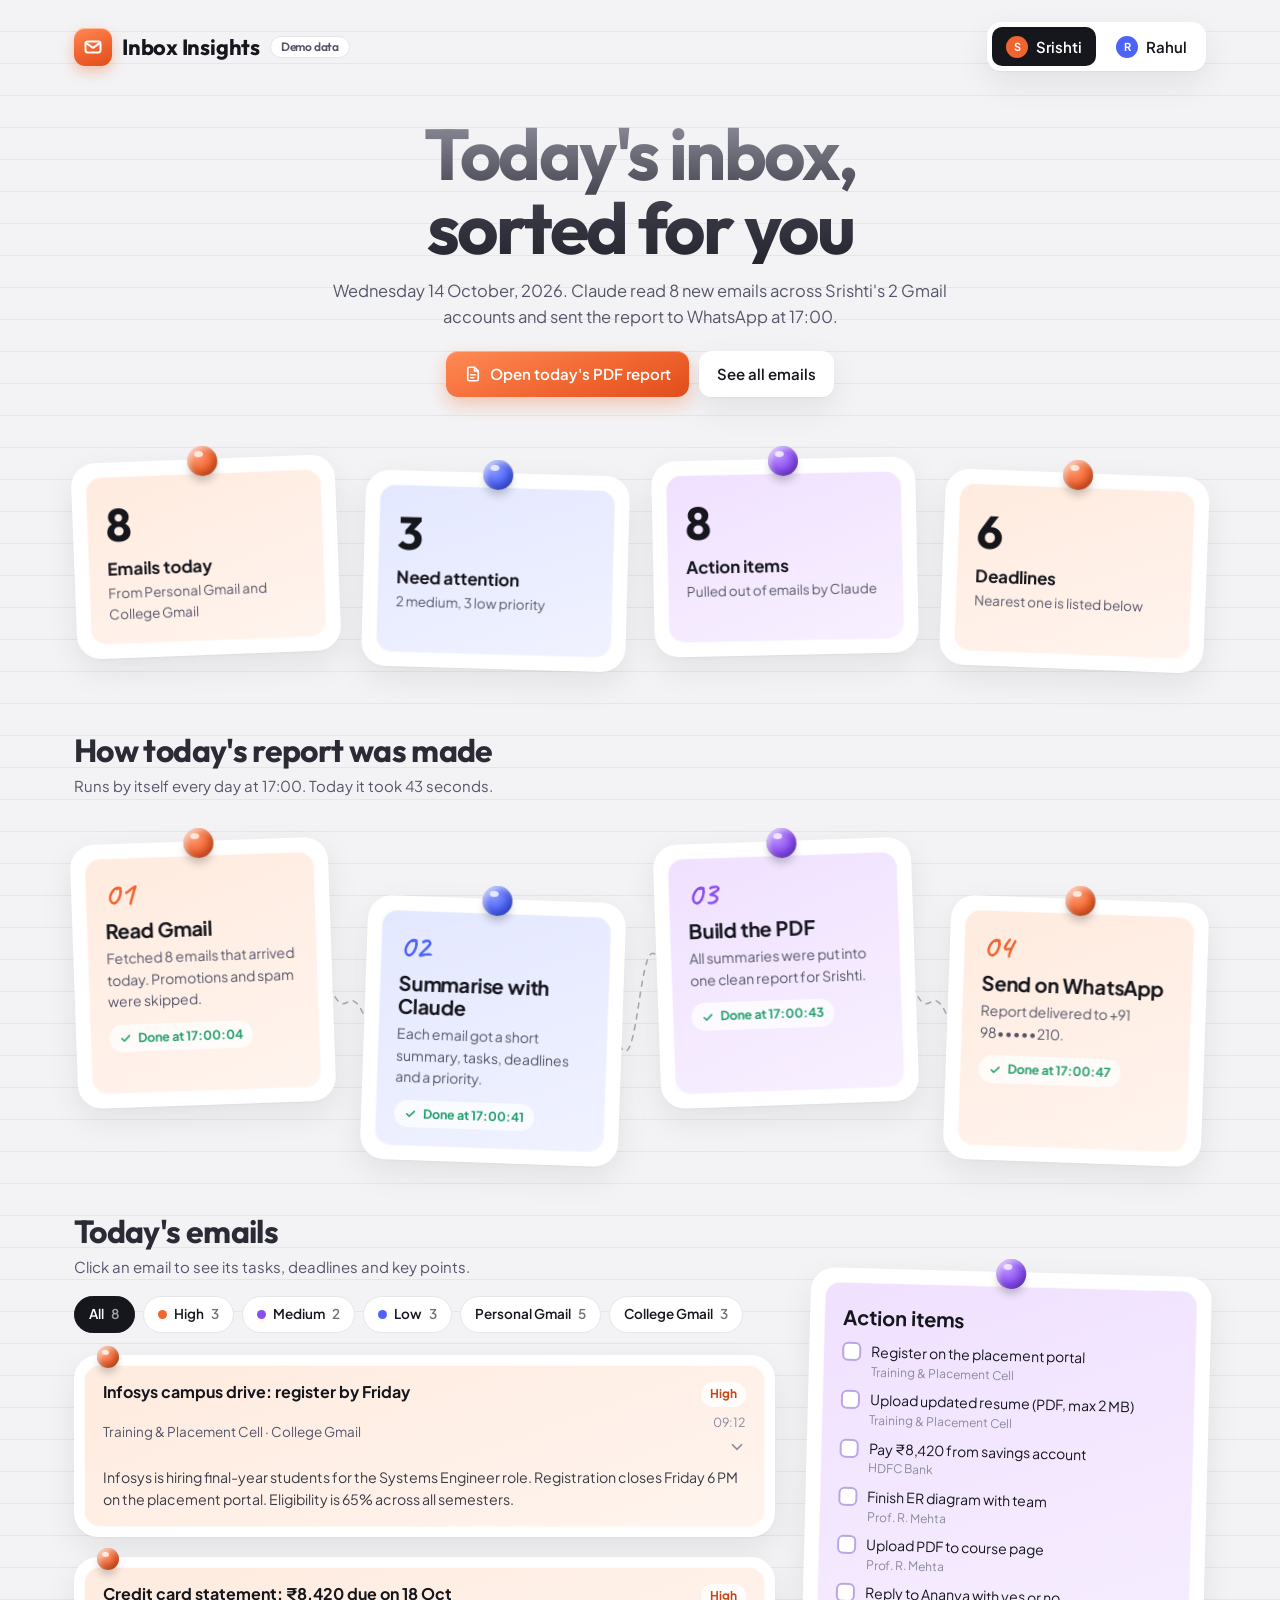
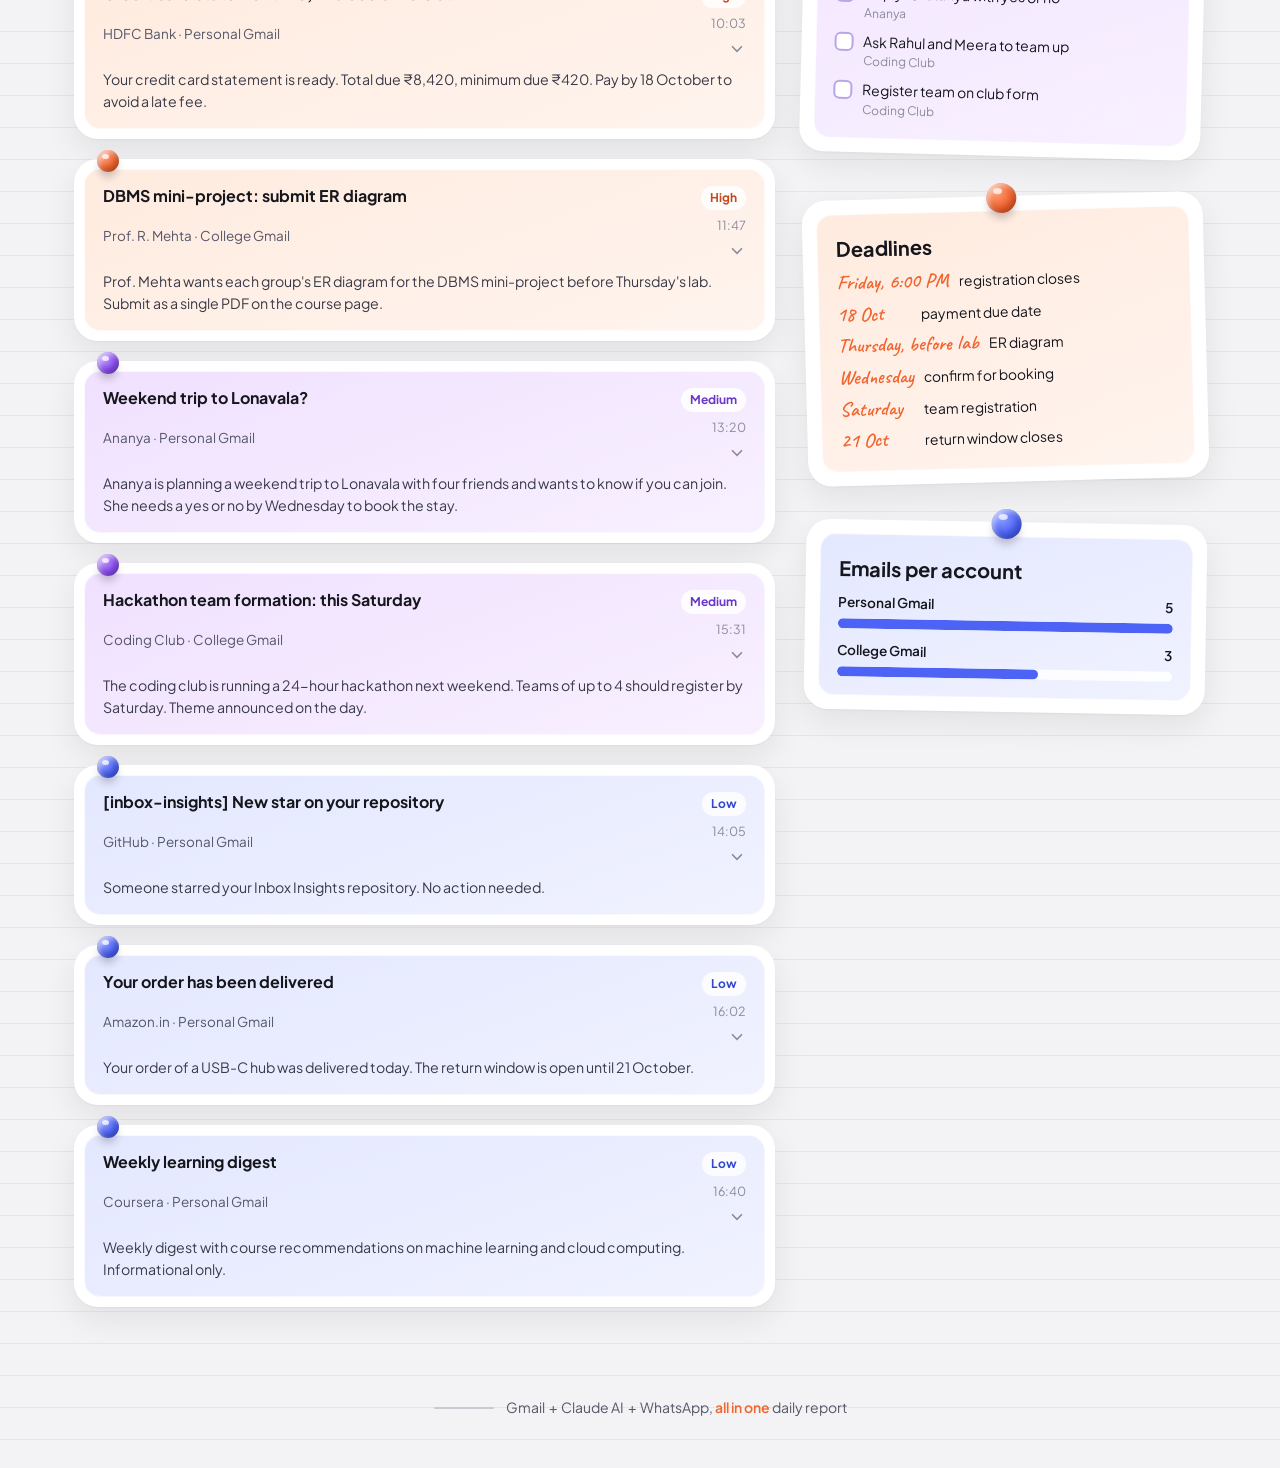
<file: index.html>
<!doctype html>
<html lang="en">
<head>
<meta charset="utf-8">
<meta name="viewport" content="width=device-width, initial-scale=1">
<title>Inbox Insights Dashboard</title>
<meta name="description" content="Today's Gmail, summarised by Claude AI and delivered on WhatsApp.">
<link rel="preconnect" href="https://fonts.googleapis.com">
<link rel="preconnect" href="https://fonts.gstatic.com" crossorigin>
<link href="https://fonts.googleapis.com/css2?family=Outfit:wght@500;600;700&family=Plus+Jakarta+Sans:wght@400;500;600;700&family=Caveat:wght@500;600&display=swap" rel="stylesheet">
<link rel="icon" href="data:image/svg+xml,%3Csvg xmlns='http://www.w3.org/2000/svg' viewBox='0 0 32 32'%3E%3Crect width='32' height='32' rx='9' fill='%23F0642F'/%3E%3Cpath d='M8 11h16v10H8z' fill='none' stroke='white' stroke-width='2.4' stroke-linejoin='round'/%3E%3Cpath d='M8 11l8 6 8-6' fill='none' stroke='white' stroke-width='2.4' stroke-linejoin='round'/%3E%3C/svg%3E">
<style>
:root{
  --paper:#F3F3F5; --line:#E6E6EA; --card:#FFFFFF; --ink:#16161D; --ink-2:#55566A; --ink-3:#8A8B9C;
  --orange:#F0642F; --orange-soft:#FFEBDF; --orange-soft-2:#FFF4EE;
  --blue:#4C63F5;   --blue-soft:#E4E8FF;   --blue-soft-2:#F0F2FF;
  --purple:#8A4DF0; --purple-soft:#F0E1FF; --purple-soft-2:#F8F0FF;
  --green:#22A06B;
  --shadow:0 1px 2px rgba(22,22,40,.04),0 12px 32px rgba(22,22,40,.08);
  --shadow-lift:0 2px 4px rgba(22,22,40,.05),0 22px 48px rgba(22,22,40,.12);
}
*{box-sizing:border-box}
html{-webkit-text-size-adjust:100%}
body{
  margin:0; color:var(--ink); font:15px/1.55 "Plus Jakarta Sans",system-ui,sans-serif;
  background-color:var(--paper);
  background-image:repeating-linear-gradient(to bottom,transparent 0 31px,var(--line) 31px 32px);
  min-height:100vh;
}
button{font:inherit;color:inherit}
:focus-visible{outline:3px solid var(--blue);outline-offset:3px;border-radius:8px}
.wrap{max-width:1180px;margin:0 auto;padding:0 24px}

/* ---------- top bar ---------- */
.top{display:flex;align-items:center;justify-content:space-between;gap:16px;padding:22px 0 0;flex-wrap:wrap}
.brand{display:flex;align-items:center;gap:10px;font:700 22px/1 "Outfit",sans-serif;letter-spacing:-.01em}
.logo{width:38px;height:38px;border-radius:11px;display:grid;place-items:center;
  background:linear-gradient(160deg,#FF8A55,#F0642F 55%,#E04E1C);
  box-shadow:inset 0 1px 0 rgba(255,255,255,.45),0 6px 14px rgba(240,100,47,.35)}
.demo{font-size:12px;font-weight:600;color:var(--ink-2);background:#fff;border:1px solid var(--line);padding:4px 10px;border-radius:99px}
.users{display:flex;gap:6px;background:#fff;padding:5px;border-radius:14px;box-shadow:var(--shadow)}
.users button{border:0;background:transparent;padding:8px 14px;border-radius:10px;font-weight:600;cursor:pointer;display:flex;align-items:center;gap:8px}
.users button[aria-pressed="true"]{background:var(--ink);color:#fff}
.avatar{width:22px;height:22px;border-radius:50%;display:grid;place-items:center;font-size:11px;font-weight:700;color:#fff}

/* ---------- hero ---------- */
.hero{text-align:center;padding:46px 0 10px}
.hero h1{
  margin:0;font:700 clamp(38px,6.4vw,72px)/1.02 "Outfit",sans-serif;letter-spacing:-.035em;
  background:linear-gradient(180deg,#8E8F9B 0%,#3A3B47 62%,#24252E 100%);
  -webkit-background-clip:text;background-clip:text;color:transparent;
}
.hero p{margin:14px auto 0;max-width:56ch;color:var(--ink-2);font-size:16.5px}
.hero .actions{margin-top:22px;display:flex;gap:10px;justify-content:center;flex-wrap:wrap}
.btn{display:inline-flex;align-items:center;gap:8px;text-decoration:none;font-weight:600;padding:11px 18px;border-radius:12px;border:0;cursor:pointer}
.btn-primary{color:#fff;background:linear-gradient(160deg,#FF8A55,#F0642F 60%,#E04E1C);box-shadow:0 8px 18px rgba(240,100,47,.32),inset 0 1px 0 rgba(255,255,255,.35)}
.btn-ghost{background:#fff;color:var(--ink);box-shadow:var(--shadow)}

/* ---------- pinned note ---------- */
.note{position:relative;background:var(--card);border-radius:24px;padding:14px;box-shadow:var(--shadow)}
.note .panel{border-radius:16px;padding:18px 18px 18px;height:100%;border:1px solid rgba(255,255,255,.7)}
.t-orange .panel{background:linear-gradient(160deg,var(--orange-soft),var(--orange-soft-2))}
.t-blue   .panel{background:linear-gradient(160deg,var(--blue-soft),var(--blue-soft-2))}
.t-purple .panel{background:linear-gradient(160deg,var(--purple-soft),var(--purple-soft-2))}
.pin{position:absolute;top:-13px;left:50%;width:30px;height:30px;margin-left:-15px;border-radius:50%;z-index:2;
  box-shadow:inset -3px -4px 6px rgba(0,0,0,.18),inset 3px 3px 5px rgba(255,255,255,.55),0 7px 9px -2px rgba(0,0,0,.22)}
.pin::after{content:"";position:absolute;left:7px;top:5px;width:9px;height:6px;border-radius:50%;background:rgba(255,255,255,.75);filter:blur(.6px)}
.pin.orange{background:radial-gradient(circle at 35% 30%,#FF9E77,#F0642F 55%,#C9431A)}
.pin.blue{background:radial-gradient(circle at 35% 30%,#8E9DFF,#4C63F5 55%,#2F45D0)}
.pin.purple{background:radial-gradient(circle at 35% 30%,#BC94FF,#8A4DF0 55%,#6630CC)}
.num{font:600 34px/1 "Caveat",cursive}
.t-orange .num{color:var(--orange)} .t-blue .num{color:var(--blue)} .t-purple .num{color:var(--purple)}

/* ---------- stat notes ---------- */
.stats{display:grid;grid-template-columns:repeat(4,1fr);gap:26px;margin:52px 0 0}
.stats .note:nth-child(1){transform:rotate(-2.2deg)}
.stats .note:nth-child(2){transform:rotate(1.6deg) translateY(14px)}
.stats .note:nth-child(3){transform:rotate(-1.2deg)}
.stats .note:nth-child(4){transform:rotate(2.2deg) translateY(14px)}
.stat-value{font:700 46px/1 "Outfit",sans-serif;letter-spacing:-.03em;margin-top:6px}
.stat-label{font-weight:700;font-size:17px;margin-top:8px}
.stat-sub{color:var(--ink-2);font-size:13.5px;margin-top:2px}

/* ---------- section heads ---------- */
.sec{margin-top:78px}
.sec-head{display:flex;align-items:end;justify-content:space-between;gap:16px;flex-wrap:wrap;margin-bottom:26px}
.sec-head h2{margin:0;font:700 32px/1.1 "Outfit",sans-serif;letter-spacing:-.02em;color:#2A2B35}
.sec-head p{margin:6px 0 0;color:var(--ink-2)}

/* ---------- pipeline (the signature zig-zag) ---------- */
.flow{position:relative;display:grid;grid-template-columns:repeat(4,1fr);gap:34px;padding:18px 0 30px}
.flow #flowLines{position:absolute;inset:0;width:100%;height:100%;pointer-events:none;overflow:visible}
.flow .note{z-index:1}
.flow .note:nth-child(odd of .note){transform:rotate(-2deg)}
.flow .note:nth-child(even of .note){transform:rotate(2deg) translateY(58px)}
.flow h3{margin:8px 0 6px;font:700 20px/1.15 "Plus Jakarta Sans",sans-serif;letter-spacing:-.01em}
.flow p{margin:0;color:var(--ink-2);font-size:14px}
.done{display:inline-flex;align-items:center;gap:6px;margin-top:12px;font-size:12.5px;font-weight:700;color:var(--green);background:rgba(255,255,255,.75);padding:4px 10px;border-radius:99px}

/* ---------- inbox + side ---------- */
.board{display:grid;grid-template-columns:minmax(0,1.75fr) minmax(0,1fr);gap:30px;align-items:start}
.filters{display:flex;gap:8px;flex-wrap:wrap}
.chip{border:1px solid var(--line);background:#fff;border-radius:99px;padding:7px 14px;font-weight:600;font-size:13.5px;cursor:pointer;display:inline-flex;align-items:center;gap:7px}
.chip[aria-pressed="true"]{background:var(--ink);border-color:var(--ink);color:#fff}
.dot{width:9px;height:9px;border-radius:50%;display:inline-block}
.dot.High{background:var(--orange)} .dot.Medium{background:var(--purple)} .dot.Low{background:var(--blue)}

.mails{display:grid;gap:20px;margin-top:22px}
.mail{padding:10px}
.mail .pin{width:22px;height:22px;margin-left:-11px;top:-9px;left:34px}
.mail .pin::after{left:5px;top:4px;width:7px;height:5px}
.mail .panel{padding:0}
.mail-btn{all:unset;box-sizing:border-box;display:grid;grid-template-columns:1fr auto;gap:6px 16px;width:100%;padding:16px 18px;cursor:pointer;border-radius:14px}
.mail-btn:focus-visible{outline:3px solid var(--blue);outline-offset:2px}
.mail-subject{font-weight:700;font-size:16px;line-height:1.3}
.mail-from{color:var(--ink-2);font-size:13.5px;grid-column:1}
.mail-meta{grid-row:1/3;grid-column:2;text-align:right;font-size:12.5px;color:var(--ink-3);display:flex;flex-direction:column;align-items:end;gap:6px}
.prio{font-size:12px;font-weight:700;padding:3px 9px;border-radius:99px;background:rgba(255,255,255,.85)}
.prio.High{color:#C4471A} .prio.Medium{color:#6B35C9} .prio.Low{color:#3247CF}
.mail-summary{grid-column:1/-1;color:#3A3B48;font-size:14.2px;margin-top:4px}
.chev{transition:transform .25s ease}
.mail[data-open="true"] .chev{transform:rotate(180deg)}
.detail{display:grid;grid-template-rows:0fr;transition:grid-template-rows .3s ease}
.mail[data-open="true"] .detail{grid-template-rows:1fr}
.detail > div{overflow:hidden}
.detail-in{display:grid;grid-template-columns:repeat(3,1fr);gap:14px;padding:0 18px 18px}
.detail h4{margin:0 0 6px;font-size:12.5px;font-weight:700;color:var(--ink-2)}
.detail ul{margin:0;padding-left:18px;font-size:13.5px}
.detail .none{color:var(--ink-3);font-size:13.5px}
.empty{background:#fff;border-radius:18px;padding:26px;text-align:center;color:var(--ink-2);box-shadow:var(--shadow)}

.side{display:grid;gap:40px;padding-top:58px}
.side .note:nth-child(1){transform:rotate(1.5deg)}
.side .note:nth-child(2){transform:rotate(-1.5deg)}
.side .note:nth-child(3){transform:rotate(1deg)}
.side h3{margin:4px 0 12px;font:700 20px/1.2 "Plus Jakarta Sans",sans-serif}
.todo{list-style:none;margin:0;padding:0;display:grid;gap:8px}
.todo label{display:flex;gap:10px;align-items:flex-start;cursor:pointer;font-size:14px}
.todo input{appearance:none;flex:none;width:19px;height:19px;margin:1px 0 0;border-radius:6px;border:2px solid #B9A6E8;background:#fff;cursor:pointer;display:grid;place-items:center}
.todo input:checked{background:var(--purple);border-color:var(--purple)}
.todo input:checked::after{content:"";width:5px;height:9px;border:solid #fff;border-width:0 2px 2px 0;transform:rotate(45deg) translate(-1px,-1px)}
.todo input:checked + span{text-decoration:line-through;color:var(--ink-3)}
.todo small{display:block;color:var(--ink-3);font-size:12px}
.dl{list-style:none;margin:0;padding:0;display:grid;gap:10px}
.dl li{display:flex;gap:10px;font-size:14px}
.dl .when{flex:none;max-width:48%;font:600 20px/1 "Caveat",cursive;color:var(--orange);min-width:74px}
.bars{display:grid;gap:12px}
.bar-row{font-size:13.5px}
.bar-top{display:flex;justify-content:space-between;font-weight:600;margin-bottom:5px}
.bar{height:10px;background:rgba(255,255,255,.9);border-radius:99px;overflow:hidden}
.bar > i{display:block;height:100%;border-radius:99px;background:var(--blue)}

footer{display:flex;align-items:center;justify-content:center;gap:12px;color:var(--ink-2);padding:90px 0 50px;font-size:14px}
footer .curl{width:60px;height:2px;background:#C9C9D2;border-radius:2px}
footer b{color:var(--orange);font-weight:600}

/* ---------- entrance (one orchestrated moment) ---------- */
@media (prefers-reduced-motion:no-preference){
  .drop{opacity:0;animation:drop .55s cubic-bezier(.2,.9,.3,1.25) forwards}
  @keyframes drop{from{opacity:0;translate:0 -18px}to{opacity:1;translate:0 0}}
}

/* ---------- responsive ---------- */
@media (max-width:980px){
  .stats{grid-template-columns:repeat(2,1fr)}
  .flow{grid-template-columns:repeat(2,1fr);row-gap:40px}
  .flow .note:nth-child(even of .note){transform:rotate(2deg) translateY(40px)}
  .board{grid-template-columns:1fr}
  .side{padding-top:20px;grid-template-columns:repeat(auto-fit,minmax(260px,1fr))}
}
@media (max-width:620px){
  .wrap{padding:0 16px}
  .stats{gap:22px}
  .stat-value{font-size:38px}
  .flow{grid-template-columns:1fr;row-gap:30px}
  .flow .note:nth-child(odd of .note){transform:rotate(-1.5deg) translateX(-6px)}
  .flow .note:nth-child(even of .note){transform:rotate(1.5deg) translateX(10px)}
  .detail-in{grid-template-columns:1fr}
  .users button{padding:8px 10px}
}
</style>
</head>
<body>
<div class="wrap">
  <header class="top">
    <div class="brand">
      <span class="logo" aria-hidden="true">
        <svg width="20" height="20" viewBox="0 0 24 24" fill="none" stroke="#fff" stroke-width="2.4" stroke-linejoin="round" stroke-linecap="round"><rect x="3" y="5.5" width="18" height="13" rx="2.5"/><path d="M3.5 7l8.5 6 8.5-6"/></svg>
      </span>
      Inbox Insights
      <span class="demo" title="This dashboard shows sample data for the presentation">Demo data</span>
    </div>
    <nav class="users" id="users" aria-label="Choose user"></nav>
  </header>

  <section class="hero">
    <h1>Today's inbox,<br>sorted for you</h1>
    <p id="heroText"></p>
    <div class="actions">
      <a class="btn btn-primary" id="pdfLink" href="#" target="_blank" rel="noopener">
        <svg width="18" height="18" viewBox="0 0 24 24" fill="none" stroke="currentColor" stroke-width="2.2" stroke-linecap="round" stroke-linejoin="round"><path d="M14 3H7a2 2 0 0 0-2 2v14a2 2 0 0 0 2 2h10a2 2 0 0 0 2-2V8z"/><path d="M14 3v5h5M9 13h6M9 17h4"/></svg>
        Open today's PDF report
      </a>
      <a class="btn btn-ghost" href="#inbox">See all emails</a>
    </div>
  </section>

  <section class="stats" id="stats" aria-label="Today at a glance"></section>

  <section class="sec" aria-labelledby="flowTitle">
    <div class="sec-head">
      <div>
        <h2 id="flowTitle">How today's report was made</h2>
        <p id="flowSub"></p>
      </div>
    </div>
    <div class="flow" id="flow">
      <svg id="flowLines" aria-hidden="true"></svg>
    </div>
  </section>

  <section class="sec" id="inbox" aria-labelledby="inboxTitle">
    <div class="board">
      <div>
        <div class="sec-head" style="margin-bottom:0">
          <div>
            <h2 id="inboxTitle">Today's emails</h2>
            <p>Click an email to see its tasks, deadlines and key points.</p>
          </div>
        </div>
        <div class="filters" id="filters" role="group" aria-label="Filter emails" style="margin-top:18px"></div>
        <div class="mails" id="mails"></div>
      </div>
      <aside class="side">
        <div class="note t-purple"><span class="pin purple"></span><div class="panel">
          <h3>Action items</h3>
          <ul class="todo" id="todo"></ul>
        </div></div>
        <div class="note t-orange"><span class="pin orange"></span><div class="panel">
          <h3>Deadlines</h3>
          <ul class="dl" id="deadlines"></ul>
        </div></div>
        <div class="note t-blue"><span class="pin blue"></span><div class="panel">
          <h3>Emails per account</h3>
          <div class="bars" id="bars"></div>
        </div></div>
      </aside>
    </div>
  </section>

  <footer>
    <span class="curl"></span>
    <span>Gmail &nbsp;+&nbsp; Claude AI &nbsp;+&nbsp; WhatsApp, <b>all in one</b> daily report</span>
  </footer>
</div>

<script>
const DATA = {"date": "2026-10-14", "report_time": "17:00", "users": [{"user_id": "srishti", "name": "Srishti", "whatsapp": "+91 98•••••210", "accounts": [{"alias": "personal", "label": "Personal Gmail"}, {"alias": "college", "label": "College Gmail"}], "delivery": {"fetched": "17:00:04", "summarized": "17:00:41", "pdf": "17:00:43", "whatsapp": "17:00:47"}, "emails": [{"id": "s1", "account": "college", "category": "Work", "sender": "Training & Placement Cell <tpo@college.edu>", "subject": "Infosys campus drive: register by Friday", "time": "09:12", "ai": {"summary": "Infosys is hiring final-year students for the Systems Engineer role. Registration closes Friday 6 PM on the placement portal. Eligibility is 65% across all semesters.", "tasks": ["Register on the placement portal", "Upload updated resume (PDF, max 2 MB)"], "deadlines": ["Friday, 6:00 PM: registration closes"], "key_points": ["Role: Systems Engineer", "Eligibility: 65% aggregate", "Online test next Tuesday"], "priority": "High"}}, {"id": "s2", "account": "personal", "category": "Finance", "sender": "HDFC Bank <alerts@hdfcbank.net>", "subject": "Credit card statement: ₹8,420 due on 18 Oct", "time": "10:03", "ai": {"summary": "Your credit card statement is ready. Total due ₹8,420, minimum due ₹420. Pay by 18 October to avoid a late fee.", "tasks": ["Pay ₹8,420 from savings account"], "deadlines": ["18 Oct: payment due date"], "key_points": ["Minimum due ₹420", "Late fee applies after due date"], "priority": "High"}}, {"id": "s3", "account": "college", "category": "Work", "sender": "Prof. R. Mehta <rmehta@college.edu>", "subject": "DBMS mini-project: submit ER diagram", "time": "11:47", "ai": {"summary": "Prof. Mehta wants each group's ER diagram for the DBMS mini-project before Thursday's lab. Submit as a single PDF on the course page.", "tasks": ["Finish ER diagram with team", "Upload PDF to course page"], "deadlines": ["Thursday, before lab: ER diagram"], "key_points": ["One submission per group", "Normalisation to 3NF expected"], "priority": "High"}}, {"id": "s4", "account": "personal", "category": "Personal", "sender": "Ananya <ananya.k@gmail.com>", "subject": "Weekend trip to Lonavala?", "time": "13:20", "ai": {"summary": "Ananya is planning a weekend trip to Lonavala with four friends and wants to know if you can join. She needs a yes or no by Wednesday to book the stay.", "tasks": ["Reply to Ananya with yes or no"], "deadlines": ["Wednesday: confirm for booking"], "key_points": ["Approx ₹2,500 per person", "Leaving Saturday morning"], "priority": "Medium"}}, {"id": "s5", "account": "personal", "category": "General", "sender": "GitHub <noreply@github.com>", "subject": "[inbox-insights] New star on your repository", "time": "14:05", "ai": {"summary": "Someone starred your Inbox Insights repository. No action needed.", "tasks": [], "deadlines": [], "key_points": ["Repository now has 12 stars"], "priority": "Low"}}, {"id": "s6", "account": "college", "category": "Work", "sender": "Coding Club <codingclub@college.edu>", "subject": "Hackathon team formation: this Saturday", "time": "15:31", "ai": {"summary": "The coding club is running a 24-hour hackathon next weekend. Teams of up to 4 should register by Saturday. Theme announced on the day.", "tasks": ["Ask Rahul and Meera to team up", "Register team on club form"], "deadlines": ["Saturday: team registration"], "key_points": ["Teams of up to 4", "Prizes for top 3 teams"], "priority": "Medium"}}, {"id": "s7", "account": "personal", "category": "Finance", "sender": "Amazon.in <order-update@amazon.in>", "subject": "Your order has been delivered", "time": "16:02", "ai": {"summary": "Your order of a USB-C hub was delivered today. The return window is open until 21 October.", "tasks": [], "deadlines": ["21 Oct: return window closes"], "key_points": ["Delivered to home address"], "priority": "Low"}}, {"id": "s8", "account": "personal", "category": "General", "sender": "Coursera <no-reply@coursera.org>", "subject": "Weekly learning digest", "time": "16:40", "ai": {"summary": "Weekly digest with course recommendations on machine learning and cloud computing. Informational only.", "tasks": [], "deadlines": [], "key_points": ["3 recommended courses", "No deadlines"], "priority": "Low"}}], "pdf": "reports/srishti-report.pdf"}, {"user_id": "rahul", "name": "Rahul", "whatsapp": "+91 98•••••678", "accounts": [{"alias": "personal", "label": "Personal Gmail"}], "delivery": {"fetched": "17:00:48", "summarized": "17:01:09", "pdf": "17:01:10", "whatsapp": "17:01:14"}, "emails": [{"id": "r1", "account": "personal", "category": "Work", "sender": "Zoho Recruit <careers@zohocorp.com>", "subject": "Interview scheduled: Thursday 11 AM", "time": "09:30", "ai": {"summary": "Your first technical interview with Zoho is on Thursday at 11 AM over Google Meet. Keep your resume and a working laptop ready.", "tasks": ["Accept the calendar invite", "Revise DSA: arrays and trees"], "deadlines": ["Thursday, 11:00 AM: interview"], "key_points": ["Round 1: technical", "Duration 45 minutes"], "priority": "High"}}, {"id": "r2", "account": "personal", "category": "Finance", "sender": "Airtel <noreply@airtel.in>", "subject": "Postpaid bill generated: ₹599", "time": "12:14", "ai": {"summary": "Your Airtel postpaid bill of ₹599 is generated and due on 22 October.", "tasks": ["Pay ₹599 via Airtel Thanks"], "deadlines": ["22 Oct: bill due"], "key_points": ["Includes 75 GB data"], "priority": "Medium"}}, {"id": "r3", "account": "personal", "category": "General", "sender": "Medium Daily Digest <noreply@medium.com>", "subject": "Stories picked for you", "time": "15:55", "ai": {"summary": "Daily reading suggestions on Python and system design. Informational only.", "tasks": [], "deadlines": [], "key_points": ["5 suggested stories"], "priority": "Low"}}], "pdf": "reports/rahul-report.pdf"}]};

const TONES = ["orange","blue","purple"];
const PRIO_TONE = {High:"orange", Medium:"purple", Low:"blue"};
const AVATAR = ["#F0642F","#4C63F5","#8A4DF0"];
const $ = s => document.querySelector(s);
const esc = s => String(s).replace(/[&<>"']/g, c => ({"&":"&amp;","<":"&lt;",">":"&gt;",'"':"&quot;","'":"&#39;"}[c]));
const senderName = s => s.replace(/\s*<.*>$/, "");
const fmtDate = d => new Date(d + "T00:00:00").toLocaleDateString("en-IN",{weekday:"long",day:"numeric",month:"long",year:"numeric"});

let state = { user: 0, filter: "All", firstPaint: true };

function note(tone, inner, extra = "") {
  return `<div class="note t-${tone} ${extra}"><span class="pin ${tone}"></span><div class="panel">${inner}</div></div>`;
}
function dropDelay(el, i){ if(state.firstPaint){ el.classList.add("drop"); el.style.animationDelay = (i*90) + "ms"; } }

function renderUsers() {
  $("#users").innerHTML = DATA.users.map((u, i) =>
    `<button type="button" aria-pressed="${i === state.user}" data-i="${i}">
       <span class="avatar" style="background:${AVATAR[i % 3]}">${esc(u.name[0])}</span>${esc(u.name)}
     </button>`).join("");
  $("#users").onclick = e => {
    const b = e.target.closest("button"); if (!b) return;
    state.user = +b.dataset.i; state.filter = "All"; render();
  };
}

function render() {
  const u = DATA.users[state.user];
  const mails = u.emails;
  const count = p => mails.filter(m => m.ai.priority === p).length;
  const tasks = mails.flatMap(m => m.ai.tasks.map(t => ({t, from: senderName(m.sender), prio: m.ai.priority})));
  const deadlines = mails.flatMap(m => m.ai.deadlines.map(d => ({d, subject: m.subject})));

  renderUsers();
  $("#heroText").textContent =
    `${fmtDate(DATA.date)}. Claude read ${mails.length} new emails across ${u.name}'s ${u.accounts.length} Gmail account${u.accounts.length > 1 ? "s" : ""} and sent the report to WhatsApp at ${u.delivery.whatsapp.slice(0,5)}.`;
  $("#pdfLink").href = u.pdf;

  // stats
  const stats = [
    ["orange", mails.length, "Emails today", `From ${u.accounts.map(a => a.label).join(" and ")}`],
    ["blue", count("High"), "Need attention", `${count("Medium")} medium, ${count("Low")} low priority`],
    ["purple", tasks.length, "Action items", "Pulled out of emails by Claude"],
    ["orange", deadlines.length, "Deadlines", deadlines.length ? "Nearest one is listed below" : "Nothing due"],
  ];
  $("#stats").innerHTML = stats.map(([tone, v, l, s]) =>
    note(tone, `<div class="stat-value">${v}</div><div class="stat-label">${esc(l)}</div><div class="stat-sub">${esc(s)}</div>`)).join("");
  [...$("#stats").children].forEach(dropDelay);

  // pipeline
  const d = u.delivery;
  const steps = [
    ["orange","Read Gmail", `Fetched ${mails.length} emails that arrived today. Promotions and spam were skipped.`, d.fetched],
    ["blue","Summarise with Claude", "Each email got a short summary, tasks, deadlines and a priority.", d.summarized],
    ["purple","Build the PDF", "All summaries were put into one clean report for " + u.name + ".", d.pdf],
    ["orange","Send on WhatsApp", `Report delivered to ${u.whatsapp}.`, d.whatsapp],
  ];
  $("#flowSub").textContent = `Runs by itself every day at ${DATA.report_time}. Today it took ${secs(d.fetched, d.whatsapp)} seconds.`;
  const flow = $("#flow");
  flow.querySelectorAll(".note").forEach(n => n.remove());
  steps.forEach(([tone, h, p, t], i) => {
    flow.insertAdjacentHTML("beforeend", note(tone,
      `<div class="num">0${i+1}</div><h3>${esc(h)}</h3><p>${esc(p)}</p>
       <span class="done"><svg width="13" height="13" viewBox="0 0 24 24" fill="none" stroke="currentColor" stroke-width="3" stroke-linecap="round" stroke-linejoin="round"><path d="M5 12.5l4.5 4.5L19 7.5"/></svg>Done at ${t}</span>`));
  });
  [...flow.querySelectorAll(".note")].forEach(dropDelay);
  requestAnimationFrame(drawLines);

  // filters
  const opts = ["All", "High", "Medium", "Low", ...u.accounts.map(a => a.label)];
  $("#filters").innerHTML = opts.map(o => {
    const n = o === "All" ? mails.length : mails.filter(m => match(m, o, u)).length;
    const dot = ["High","Medium","Low"].includes(o) ? `<span class="dot ${o}"></span>` : "";
    return `<button type="button" class="chip" aria-pressed="${state.filter === o}" data-f="${esc(o)}">${dot}${esc(o)} <span style="opacity:.6">${n}</span></button>`;
  }).join("");
  $("#filters").onclick = e => {
    const b = e.target.closest("button"); if (!b) return;
    state.filter = b.dataset.f; state.firstPaint = false; render();
  };

  renderMails(u);

  // side notes
  $("#todo").innerHTML = tasks.length ? tasks.map((x, i) =>
    `<li><label><input type="checkbox" id="t${i}"><span>${esc(x.t)}<small>${esc(x.from)}</small></span></label></li>`).join("")
    : `<li class="none">No action items today.</li>`;
  $("#deadlines").innerHTML = deadlines.length ? deadlines.map(x => {
    const i = x.d.indexOf(": ");
    const when = i > -1 ? x.d.slice(0, i) : x.d, what = i > -1 ? x.d.slice(i + 2) : x.subject;
    return `<li><span class="when">${esc(when)}</span><span>${esc(what)}</span></li>`;
  }).join("") : `<li>Nothing due. Enjoy the quiet.</li>`;
  const per = u.accounts.map(a => ({label: a.label, n: mails.filter(m => m.account === a.alias).length}));
  const max = Math.max(1, ...per.map(p => p.n));
  $("#bars").innerHTML = per.map(p =>
    `<div class="bar-row"><div class="bar-top"><span>${esc(p.label)}</span><span>${p.n}</span></div>
     <div class="bar"><i style="width:${(p.n / max) * 100}%"></i></div></div>`).join("");

  state.firstPaint = false;
}

function match(m, f, u) {
  if (f === "All") return true;
  if (["High","Medium","Low"].includes(f)) return m.ai.priority === f;
  const acct = u.accounts.find(a => a.label === f);
  return acct && m.account === acct.alias;
}

function list(title, items) {
  return `<div><h4>${title}</h4>${items.length ? `<ul>${items.map(i => `<li>${esc(i)}</li>`).join("")}</ul>` : `<span class="none">None</span>`}</div>`;
}

function renderMails(u) {
  const order = {High:0, Medium:1, Low:2};
  const mails = u.emails.filter(m => match(m, state.filter, u)).sort((a,b) => order[a.ai.priority] - order[b.ai.priority] || a.time.localeCompare(b.time));
  if (!mails.length) { $("#mails").innerHTML = `<div class="empty">No emails match this filter. Choose “All” to see everything.</div>`; return; }
  $("#mails").innerHTML = mails.map(m => {
    const tone = PRIO_TONE[m.ai.priority];
    const acct = (u.accounts.find(a => a.alias === m.account) || {}).label || m.account;
    return `<article class="note mail t-${tone}" data-open="false">
      <span class="pin ${tone}"></span>
      <div class="panel">
        <button class="mail-btn" type="button" aria-expanded="false" aria-controls="d-${m.id}">
          <span class="mail-subject">${esc(m.subject)}</span>
          <span class="mail-from">${esc(senderName(m.sender))} · ${esc(acct)}</span>
          <span class="mail-meta"><span class="prio ${m.ai.priority}">${m.ai.priority}</span>${esc(m.time)}
            <svg class="chev" width="18" height="18" viewBox="0 0 24 24" fill="none" stroke="currentColor" stroke-width="2.2" stroke-linecap="round"><path d="M6 9l6 6 6-6"/></svg></span>
          <span class="mail-summary">${esc(m.ai.summary)}</span>
        </button>
        <div class="detail" id="d-${m.id}"><div><div class="detail-in">
          ${list("Tasks", m.ai.tasks)}${list("Deadlines", m.ai.deadlines)}${list("Key points", m.ai.key_points)}
        </div></div></div>
      </div>
    </article>`;
  }).join("");
  $("#mails").onclick = e => {
    const b = e.target.closest(".mail-btn"); if (!b) return;
    const card = b.closest(".mail"); const open = card.dataset.open !== "true";
    card.dataset.open = open; b.setAttribute("aria-expanded", open);
  };
}

function secs(a, b) {
  const t = s => s.split(":").reduce((acc, v) => acc * 60 + +v, 0);
  return t(b) - t(a);
}

// dashed connectors between pipeline notes (like strings between pinned notes)
function drawLines() {
  const flow = $("#flow"), svg = $("#flowLines");
  const box = flow.getBoundingClientRect();
  const notes = [...flow.querySelectorAll(".note")].map(n => n.getBoundingClientRect());
  let paths = "";
  for (let i = 0; i < notes.length - 1; i++) {
    const a = notes[i], b = notes[i + 1];
    const sameRow = Math.abs(a.top - b.top) < a.height * 0.7;
    let x1, y1, x2, y2, c;
    if (sameRow || b.left > a.right - 10) {
      x1 = a.right - box.left - 6; y1 = a.top + a.height * 0.55 - box.top;
      x2 = b.left - box.left + 6;  y2 = b.top + b.height * 0.45 - box.top;
      const mx = (x1 + x2) / 2;
      c = `C ${mx} ${y1 + 40}, ${mx} ${y2 - 40}, ${x2} ${y2}`;
    } else {
      x1 = a.left + a.width * 0.5 - box.left; y1 = a.bottom - box.top - 4;
      x2 = b.left + b.width * 0.5 - box.left; y2 = b.top - box.top + 4;
      const my = (y1 + y2) / 2;
      c = `C ${x1 + 50} ${my}, ${x2 - 50} ${my}, ${x2} ${y2}`;
    }
    paths += `<path d="M ${x1} ${y1} ${c}" fill="none" stroke="#A9AAB6" stroke-width="1.6" stroke-dasharray="5 6" stroke-linecap="round"/>`;
  }
  svg.setAttribute("viewBox", `0 0 ${box.width} ${box.height}`);
  svg.innerHTML = paths;
}
let rt; addEventListener("resize", () => { clearTimeout(rt); rt = setTimeout(drawLines, 80); });
document.fonts && document.fonts.ready.then(() => setTimeout(drawLines, 50));
setTimeout(drawLines, 900); // after the entrance animation settles

render();
</script>
</body>
</html>
</file>
